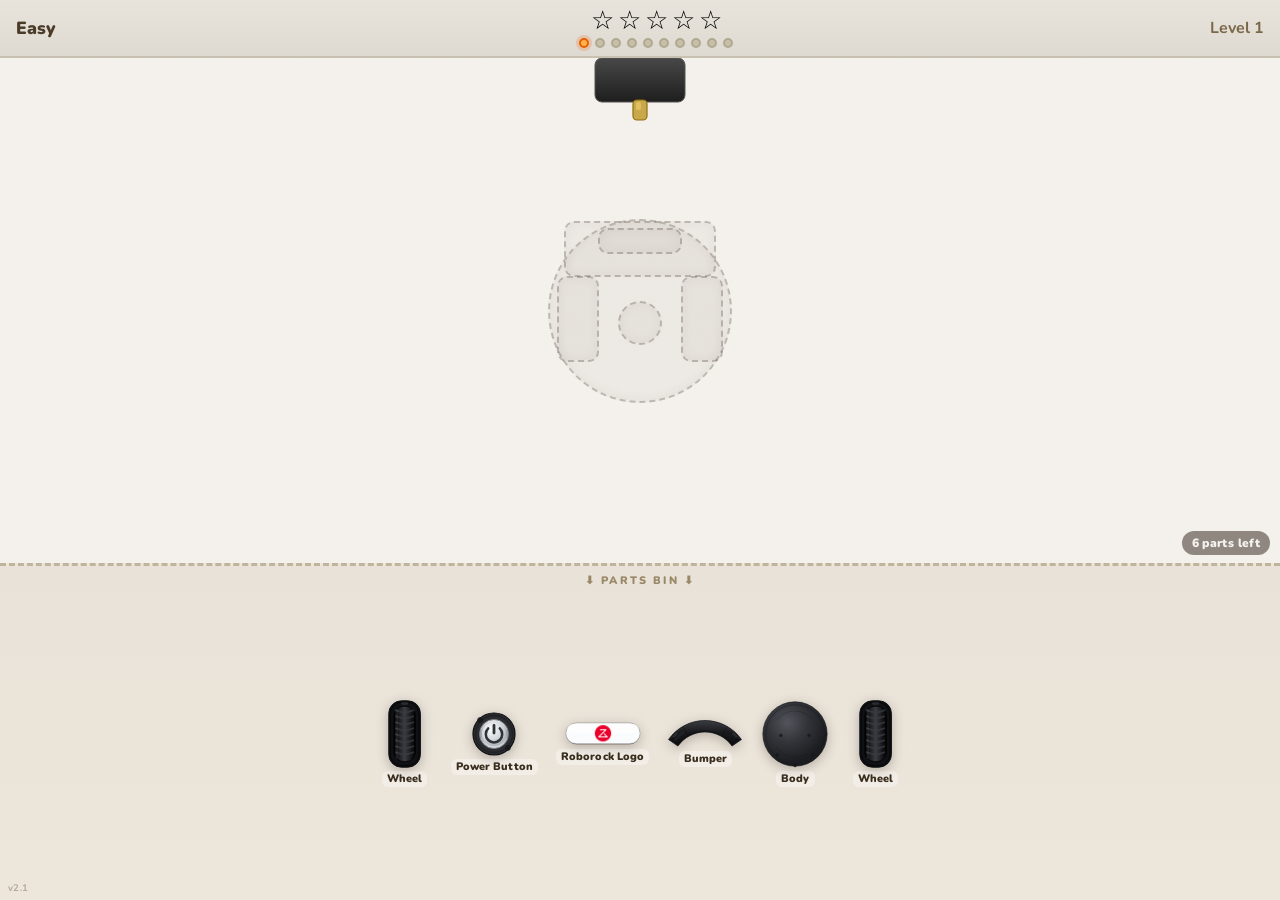
<file: game/index.html>
<!DOCTYPE html>
<html lang="en">
<head>
  <meta charset="UTF-8">
  <meta name="viewport" content="width=device-width, initial-scale=1.0, user-scalable=no">
  <meta http-equiv="Cache-Control" content="no-cache, no-store, must-revalidate">
  <meta http-equiv="Pragma" content="no-cache">
  <meta http-equiv="Expires" content="0">
  <title>Build a Robot Vacuum! 🤖</title>
  <link rel="preconnect" href="https://fonts.googleapis.com">
  <link href="https://fonts.googleapis.com/css2?family=Nunito:wght@700;900&display=swap" rel="stylesheet">
  <link rel="stylesheet" href="style.css?v=2.1">
</head>
<body>

  <!-- TOP BAR -->
  <div id="top-bar">
    <div id="level-name">Easy</div>
    <div id="top-center">
      <div id="stars-row"></div>
      <div id="level-dots"></div>
    </div>
    <div id="level-num">Level 1</div>
  </div>

  <!-- MAIN GAME AREA -->
  <div id="game-wrap">

    <!-- PUZZLE AREA -->
    <div id="puzzle-area">
      <canvas id="trail-canvas"></canvas>

      <!-- Snap hints rendered here by JS -->
      <div id="snap-hints"></div>

      <!-- Snapped parts rendered here -->
      <div id="snap-layer"></div>

      <!-- Parts remaining badge -->
      <div id="parts-counter"></div>
    </div>

    <!-- PARTS TRAY -->
    <div id="tray-wrap">
      <div id="tray-label">⬇ PARTS BIN ⬇</div>
      <div id="parts-tray"></div>
    </div>

  </div>

  <!-- OVERLAYS -->
  <div id="version">v2.1</div>

  <div id="toast" role="status" aria-live="polite"></div>

  <div id="clean-overlay" class="hidden">
    <div id="clean-backdrop"></div>
    <div id="clean-content">
      <div id="clean-text">CLEAN! ✨</div>
    </div>
  </div>

  <button id="next-btn" aria-label="Next Level"></button>

  <script src="parts.js?v=2.1"></script>
  <script src="audio.js?v=2.1"></script>
  <script src="game.js?v=2.1"></script>
</body>
</html>
</file>
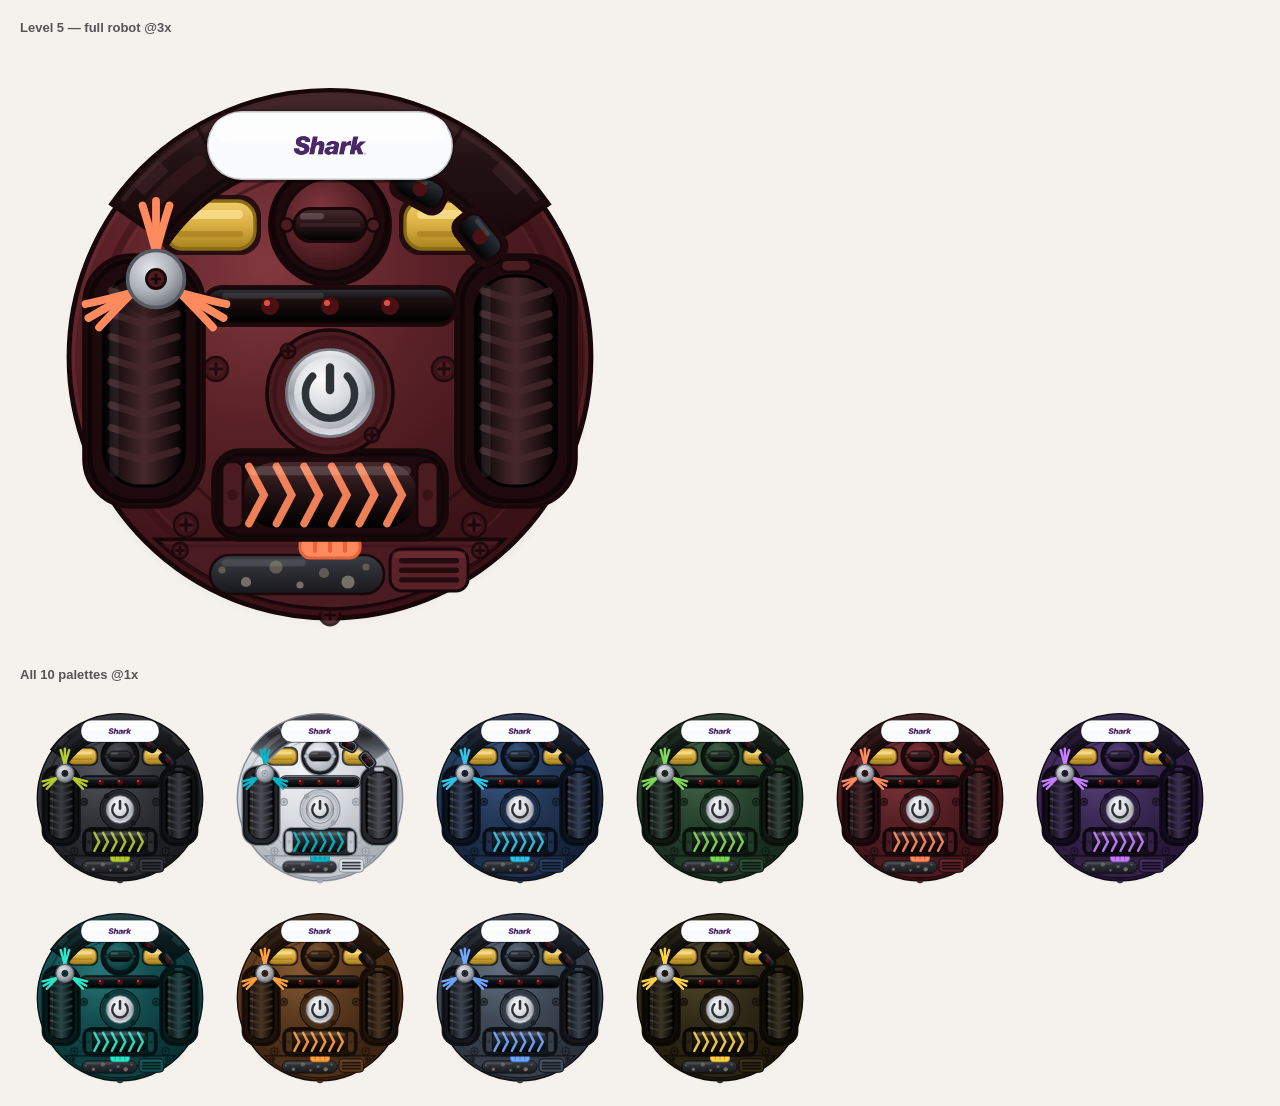
<file: tools/preview.html>
<!DOCTYPE html>
<html>
<head>
<meta charset="UTF-8">
<base href="/game/">
<style>
  body { background:#F5F2ED; font-family: sans-serif; margin:20px; }
  .robot { position:relative; display:inline-block; }
  .part  { position:absolute; transform:translate(-50%,-50%); }
  h3 { margin:8px 0 4px; color:#555; font-size:13px; }
  #big { width:620px; height:620px; }
  #big .robot { left:310px; top:310px; transform:scale(3); }
  .mini { width:200px; height:200px; display:inline-block; position:relative; }
  .mini .robot { left:100px; top:100px; transform:scale(0.95); }
</style>
</head>
<body>
<h3>Level 5 — full robot @3x</h3>
<div id="big"></div>
<h3>All 10 palettes @1x</h3>
<div id="palettes"></div>
<script src="/game/parts.js"></script>
<script>
function buildRobot(lvlIdx, partIds) {
  const r = document.createElement('div');
  r.className = 'robot';
  partIds.forEach(pid => {
    const def = PART_DEFS[pid];
    const d = document.createElement('div');
    d.className = 'part';
    d.style.left = (def.bx || 0) + 'px';
    d.style.top  = (def.by || 0) + 'px';
    d.style.zIndex = def.z * 10;
    d.innerHTML = def.svg(LEVEL_COLORS[lvlIdx], lvlIdx);
    r.appendChild(d);
  });
  return r;
}
const FULL = LEVELS[4].parts;          // level 5 = every part type
document.getElementById('big').appendChild(buildRobot(4, FULL));
const pal = document.getElementById('palettes');
for (let i = 0; i < 10; i++) {
  const m = document.createElement('div');
  m.className = 'mini';
  m.appendChild(buildRobot(i, FULL));
  pal.appendChild(m);
}
</script>
</body>
</html>
</file>
<file: game/style.css>
/* ══════════════════════════════════════════════════════
   Reset & base
══════════════════════════════════════════════════════ */
*, *::before, *::after { box-sizing: border-box; margin: 0; padding: 0; }

body {
  font-family: 'Nunito', 'Arial Rounded MT Bold', sans-serif;
  background-color: #F5F2ED;
  /* subtle floor noise texture */
  background-image: url("data:image/svg+xml,%3Csvg xmlns='http://www.w3.org/2000/svg' width='300' height='300'%3E%3Cfilter id='n'%3E%3CfeTurbulence type='fractalNoise' baseFrequency='0.75' numOctaves='4' stitchTiles='stitch'/%3E%3C/filter%3E%3Crect width='300' height='300' filter='url(%23n)' opacity='0.035'/%3E%3C/svg%3E");
  overflow: hidden;
  height: 100dvh;
  display: flex;
  flex-direction: column;
  user-select: none;
  touch-action: none;
  -webkit-tap-highlight-color: transparent;
}

/* ══════════════════════════════════════════════════════
   Top bar
══════════════════════════════════════════════════════ */
#top-bar {
  display: flex;
  align-items: center;
  justify-content: space-between;
  padding: 6px 16px;
  background: linear-gradient(180deg, #E8E4DC 0%, #DEDAD1 100%);
  border-bottom: 2px solid #C8C0B0;
  min-height: 58px;
  flex-shrink: 0;
  gap: 8px;
}

#level-name {
  font-size: clamp(0.85rem, 2.5vw, 1.1rem);
  font-weight: 900;
  color: #4A3C28;
  min-width: 100px;
  white-space: nowrap;
}

#top-center {
  display: flex;
  flex-direction: column;
  align-items: center;
  gap: 4px;
}

#stars-row {
  display: flex;
  gap: 4px;
  justify-content: center;
}

.star-icon {
  font-size: clamp(1.2rem, 4vw, 1.6rem);
  line-height: 1;
  transition: transform 0.3s;
}
.star-icon.filled { filter: drop-shadow(0 0 5px #FFD700); }
.star-icon.pop    { animation: starPop 0.45s cubic-bezier(0.34,1.56,0.64,1); }

/* Level progress dots */
#level-dots {
  display: flex;
  gap: 6px;
  justify-content: center;
}

.level-dot {
  width: 10px;
  height: 10px;
  border-radius: 50%;
  background: #C8BEA8;
  border: 2px solid #B0A890;
  transition: background 0.3s, transform 0.3s;
}
.level-dot.done {
  background: #E85D04;
  border-color: #C04A00;
  transform: scale(1.15);
}
.level-dot.current {
  background: #FFB347;
  border-color: #E85D04;
  box-shadow: 0 0 0 3px rgba(232,93,4,0.2);
}

#level-num {
  font-size: clamp(0.8rem, 2vw, 1rem);
  font-weight: 700;
  color: #7A6848;
  min-width: 68px;
  text-align: right;
  white-space: nowrap;
}

/* ══════════════════════════════════════════════════════
   Layout
══════════════════════════════════════════════════════ */
#game-wrap {
  flex: 1;
  display: flex;
  flex-direction: column;
  overflow: hidden;
  min-height: 0;
}

/* ══════════════════════════════════════════════════════
   Puzzle area
══════════════════════════════════════════════════════ */
#puzzle-area {
  flex: 0 0 60%;
  position: relative;
  overflow: hidden;
  min-height: 0;
}

/* During play mode, hide the parts bin and give the robots the whole area */
body.play-mode #tray-wrap { display: none; }
body.play-mode #puzzle-area { flex: 1 1 auto; }

#trail-canvas {
  position: absolute;
  inset: 0;
  pointer-events: none;
  z-index: 6;
}

#play-dock {
  position: absolute;
  top: 0;
  left: 0;
  width: 100%;
  z-index: 50;
  pointer-events: none;            /* empty space lets taps hit canvas below */
  touch-action: manipulation;
  user-select: none;
  -webkit-user-select: none;
}
#play-dock .dock-station { cursor: pointer; }
#play-dock .dock-station:active { opacity: 0.75; }

/* Power button glows when robot is docked and waiting */
.play-docked [data-part-id="powerBtn"] {
  animation: powerPulse 1.3s ease-in-out infinite !important;
}
@keyframes powerPulse {
  0%, 100% { filter: drop-shadow(0 0 0px rgba(255,200,0,0)); }
  50%       { filter: drop-shadow(0 0 18px rgba(255,200,0,0.95)); }
}


#snap-hints {
  position: absolute;
  inset: 0;
  pointer-events: none;
  z-index: 2;
}

.snap-hint {
  position: absolute;
  border: 2px dashed rgba(80,70,60,0.30);
  border-radius: 10px;
  background: rgba(180,170,155,0.10);
  box-shadow: inset 0 0 12px rgba(80,70,60,0.06);
  transform: translate(-50%, -50%);
  pointer-events: none;
  transition: opacity 0.35s ease, transform 0.35s ease;
  z-index: 2;
}
.snap-hint.filled {
  opacity: 0;
  transform: translate(-50%, -50%) scale(0.8);
}

/* Round hints for circular parts */
.snap-hint.round { border-radius: 50%; }

#snap-layer {
  position: absolute;
  inset: 0;
  pointer-events: none;
  z-index: 10;
}

/* Parts remaining counter */
#parts-counter {
  position: absolute;
  bottom: 8px;
  right: 10px;
  background: rgba(60,50,40,0.55);
  color: #F5F2ED;
  font-size: 0.75rem;
  font-weight: 900;
  padding: 4px 10px;
  border-radius: 20px;
  pointer-events: none;
  z-index: 20;
  letter-spacing: 0.03em;
  transition: opacity 0.3s;
}

/* ══════════════════════════════════════════════════════
   Parts tray
══════════════════════════════════════════════════════ */
#tray-wrap {
  flex: 0 0 40%;
  border-top: 3px dashed #C0B49C;
  background: linear-gradient(180deg, #E8E2D8 0%, #EDE6DB 100%);
  display: flex;
  flex-direction: column;
  padding: 5px 0 4px;
  overflow: hidden;
  min-height: 0;
}

#tray-label {
  text-align: center;
  font-size: 0.68rem;
  font-weight: 900;
  letter-spacing: 0.20em;
  color: #9A8868;
  text-transform: uppercase;
  flex-shrink: 0;
  padding: 2px 0 3px;
  position: relative;
}

/* Fade-out edges hint that tray scrolls */
#tray-wrap {
  position: relative;
}
#tray-wrap::after {
  content: '';
  position: absolute;
  right: 0;
  top: 0;
  bottom: 0;
  width: 36px;
  background: linear-gradient(to right, transparent, rgba(237,226,216,0.90));
  pointer-events: none;
  z-index: 20;
  border-radius: 0 0 0 0;
  opacity: 0;
  transition: opacity 0.3s;
}
#tray-wrap.overflows::after {
  opacity: 1;
}

#parts-tray {
  flex: 1;
  display: flex;
  flex-direction: row;
  align-items: center;
  justify-content: center;       /* centres when parts fit; scrolls when they don't */
  gap: 10px;
  flex-wrap: nowrap;             /* single row — spec requirement */
  padding: 4px 14px;
  overflow-x: auto;
  overflow-y: hidden;
  min-height: 0;
  scroll-behavior: smooth;
  -webkit-overflow-scrolling: touch;
  scrollbar-width: none;         /* hide scrollbar — kids won't use it */
}
#parts-tray::-webkit-scrollbar { display: none; }

/* ══════════════════════════════════════════════════════
   Parts
══════════════════════════════════════════════════════ */
.part-wrap {
  display: flex;
  flex-direction: column;
  align-items: center;
  gap: 3px;
  cursor: grab;
  touch-action: none;
  /* minimum 64px touch target for little fingers */
  min-width: 64px;
  min-height: 64px;
  justify-content: center;
  border-radius: 12px;
  padding: 6px 4px;
  -webkit-tap-highlight-color: transparent;
}

/* Scale down SVGs inside the tray so all parts fit without the row becoming enormous */
#parts-tray .part-wrap svg {
  max-width: clamp(42px, 10vw, 76px);
  max-height: clamp(42px, 8.5vw, 68px);
  width: auto;
  height: auto;
}

.part-wrap.floating {
  animation: wiggleFloat 3.4s ease-in-out infinite;
}

.part-wrap svg {
  filter: drop-shadow(0 3px 6px rgba(40,30,20,0.28));
  display: block;
  pointer-events: none;
  max-width: 100%;
  max-height: 100%;
}

/* The chassis carries its own painted floor shadow — don't double it */
.part-wrap.snapped svg {
  filter: drop-shadow(0 2px 4px rgba(40,30,20,0.18));
}

.part-label {
  font-size: clamp(0.52rem, 1.5vw, 0.68rem);
  font-weight: 900;
  color: #3A2E1E;
  text-align: center;
  pointer-events: none;
  white-space: nowrap;
  background: rgba(245,242,237,0.7);
  padding: 1px 5px;
  border-radius: 6px;
  line-height: 1.3;
  letter-spacing: 0.01em;
}

.part-wrap.dragging {
  transform: scale(1.13) !important;
  animation: none !important;
  cursor: grabbing;
  z-index: 3000 !important;
  position: fixed !important;
}

.part-wrap.dragging svg {
  filter: drop-shadow(0 10px 24px rgba(0,0,0,0.55));
}

.part-wrap.snapped {
  cursor: default;
  animation: none !important;
  position: absolute !important;
  padding: 0;
  border-radius: 0;
  min-width: unset;
  min-height: unset;
}

.part-wrap.snapped .part-label { display: none; }

.part-wrap.glow svg {
  filter:
    drop-shadow(0 0 0px #4CAF50)
    drop-shadow(0 0 16px #4CAF50)
    drop-shadow(0 4px 8px rgba(0,0,0,0.3));
  animation: glowPulse 0.55s ease;
}

.part-wrap.bounce-back {
  animation: bounceBack 0.55s cubic-bezier(0.34,1.56,0.64,1) !important;
}

/* ══════════════════════════════════════════════════════
   Version stamp
══════════════════════════════════════════════════════ */
#version {
  position: fixed;
  bottom: 6px;
  left: 8px;
  font-size: 0.6rem;
  font-weight: 700;
  color: rgba(74,60,40,0.35);
  pointer-events: none;
  z-index: 9999;
  letter-spacing: 0.04em;
}

/* ══════════════════════════════════════════════════════
   Toast
══════════════════════════════════════════════════════ */
#toast {
  position: fixed;
  top: 68px;
  left: 50%;
  transform: translateX(-50%) translateY(-24px);
  background: linear-gradient(135deg, #FF8C42, #E85D04);
  color: #fff;
  font-size: clamp(1rem, 3.5vw, 1.3rem);
  font-weight: 900;
  padding: 10px 30px;
  border-radius: 40px;
  box-shadow: 0 4px 24px rgba(0,0,0,0.22);
  opacity: 0;
  pointer-events: none;
  z-index: 3000;
  transition: opacity 0.22s, transform 0.22s;
  white-space: nowrap;
}

#toast.show {
  opacity: 1;
  transform: translateX(-50%) translateY(0);
}

/* ══════════════════════════════════════════════════════
   Completion overlay
══════════════════════════════════════════════════════ */
#clean-overlay {
  position: fixed;
  inset: 0;
  display: flex;
  align-items: center;
  justify-content: center;
  z-index: 4000;
  pointer-events: none;
}

#clean-overlay.hidden { display: none; }

#clean-backdrop {
  position: absolute;
  inset: 0;
  background: rgba(245,242,237,0.6);
  backdrop-filter: blur(2px);
  -webkit-backdrop-filter: blur(2px);
}

#clean-content {
  position: relative;
  display: flex;
  flex-direction: column;
  align-items: center;
  gap: 20px;
  z-index: 1;
}

#clean-text {
  font-size: clamp(3.5rem, 14vw, 7rem);
  font-weight: 900;
  color: #2ECC71;
  text-shadow:
    0 5px 24px rgba(46,204,113,0.55),
    0 2px 0 #1a9e54,
    0 -1px 0 rgba(255,255,255,0.4);
  animation: popIn 0.55s cubic-bezier(0.34,1.56,0.64,1);
  pointer-events: none;
  text-align: center;
  line-height: 1.1;
  padding: 0 20px;
}

#next-btn {
  position: fixed;
  bottom: 24px;
  right: 20px;
  z-index: 5000;
  font-family: 'Nunito', sans-serif;
  font-size: clamp(1rem, 3.5vw, 1.3rem);
  font-weight: 900;
  color: #fff;
  background: linear-gradient(135deg, #FF8C42 0%, #E85D04 100%);
  border: none;
  border-radius: 60px;
  padding: 14px 22px;
  cursor: pointer;
  box-shadow: 0 6px 28px rgba(232,93,4,0.55), 0 2px 0 #B03C00;
  opacity: 0;
  transform: translateX(120px);
  transition: opacity 0.5s, transform 0.5s cubic-bezier(0.34,1.56,0.64,1);
  pointer-events: none;
  white-space: nowrap;
  letter-spacing: 0.02em;
  display: flex;
  align-items: center;
  gap: 10px;
}

#next-btn .next-logo {
  height: 26px;
  width: auto;
  max-width: 72px;
  border-radius: 5px;
  background: white;
  padding: 2px 5px;
  display: block;
  object-fit: contain;
}

#next-btn.visible {
  opacity: 1;
  transform: translateX(0);
  pointer-events: auto;
}

#next-btn:active {
  transform: scale(0.95);
  box-shadow: 0 3px 14px rgba(232,93,4,0.4);
}

#clean-overlay.fading #clean-backdrop,
#clean-overlay.fading #clean-text {
  opacity: 0;
  transition: opacity 1s ease;
}

/* ══════════════════════════════════════════════════════
   Particles
══════════════════════════════════════════════════════ */
.confetti {
  position: fixed;
  width: 13px;
  height: 13px;
  border-radius: 3px;
  pointer-events: none;
  z-index: 3500;
  animation: confettiFall var(--dur) ease-out forwards;
}

.star-burst {
  position: fixed;
  font-size: 1.3rem;
  line-height: 1;
  pointer-events: none;
  z-index: 3200;
  animation: starFloat var(--dur) ease-out forwards;
}

/* ══════════════════════════════════════════════════════
   Keyframes
══════════════════════════════════════════════════════ */
@keyframes wiggleFloat {
  0%          { transform: translateY(0px)  rotate(0deg);  }
  20%         { transform: translateY(-4px) rotate(-4deg); }
  40%         { transform: translateY(-4px) rotate(0deg);  }
  60%         { transform: translateY(-3px) rotate(4deg);  }
  80%         { transform: translateY(-1px) rotate(0deg);  }
  100%        { transform: translateY(0px)  rotate(0deg);  }
}

@keyframes glowPulse {
  0%   { filter: drop-shadow(0 0 0px  #4CAF50) drop-shadow(0 4px 8px rgba(0,0,0,0.3)); }
  45%  { filter: drop-shadow(0 0 20px #4CAF50) drop-shadow(0 0 36px rgba(76,175,80,0.6)); }
  100% { filter: drop-shadow(0 0 8px  #4CAF50) drop-shadow(0 4px 8px rgba(0,0,0,0.3)); }
}

@keyframes bounceBack {
  0%   { transform: scale(1.13) rotate(0deg); }
  30%  { transform: scale(0.88) rotate(-6deg); }
  60%  { transform: scale(1.06) rotate(3deg);  }
  80%  { transform: scale(0.97) rotate(-1deg); }
  100% { transform: scale(1)    rotate(0deg);  }
}

@keyframes popIn {
  0%   { transform: scale(0.2) rotate(-10deg); opacity: 0; }
  70%  { transform: scale(1.12) rotate(2deg);  opacity: 1; }
  100% { transform: scale(1)    rotate(0deg);  opacity: 1; }
}

@keyframes confettiFall {
  0%   { transform: translate(0,0)                    rotate(0deg);       opacity: 1; }
  100% { transform: translate(var(--dx), var(--dy))   rotate(var(--rot)); opacity: 0; }
}

@keyframes starFloat {
  0%   { transform: translate(0,0) scale(1.2); opacity: 1; }
  100% { transform: translate(var(--dx), var(--dy)) scale(0); opacity: 0; }
}

@keyframes starPop {
  0%   { transform: scale(1);   }
  50%  { transform: scale(1.7); }
  100% { transform: scale(1);   }
}

@keyframes sensorGlow {
  0%, 100% { opacity: 0.5; }
  50%       { opacity: 1;   filter: drop-shadow(0 0 8px #00FF88) drop-shadow(0 0 16px #00FF88); }
}

@keyframes sideBrushSpin {
  from { transform: rotate(0deg);   }
  to   { transform: rotate(360deg); }
}

@keyframes snapLayerSpin {
  from { transform: rotate(0deg);   }
  to   { transform: rotate(360deg); }
}

@keyframes vacuumBounce {
  0%, 100% { transform: scale(1);    }
  50%       { transform: scale(1.04); }
}
</file>
